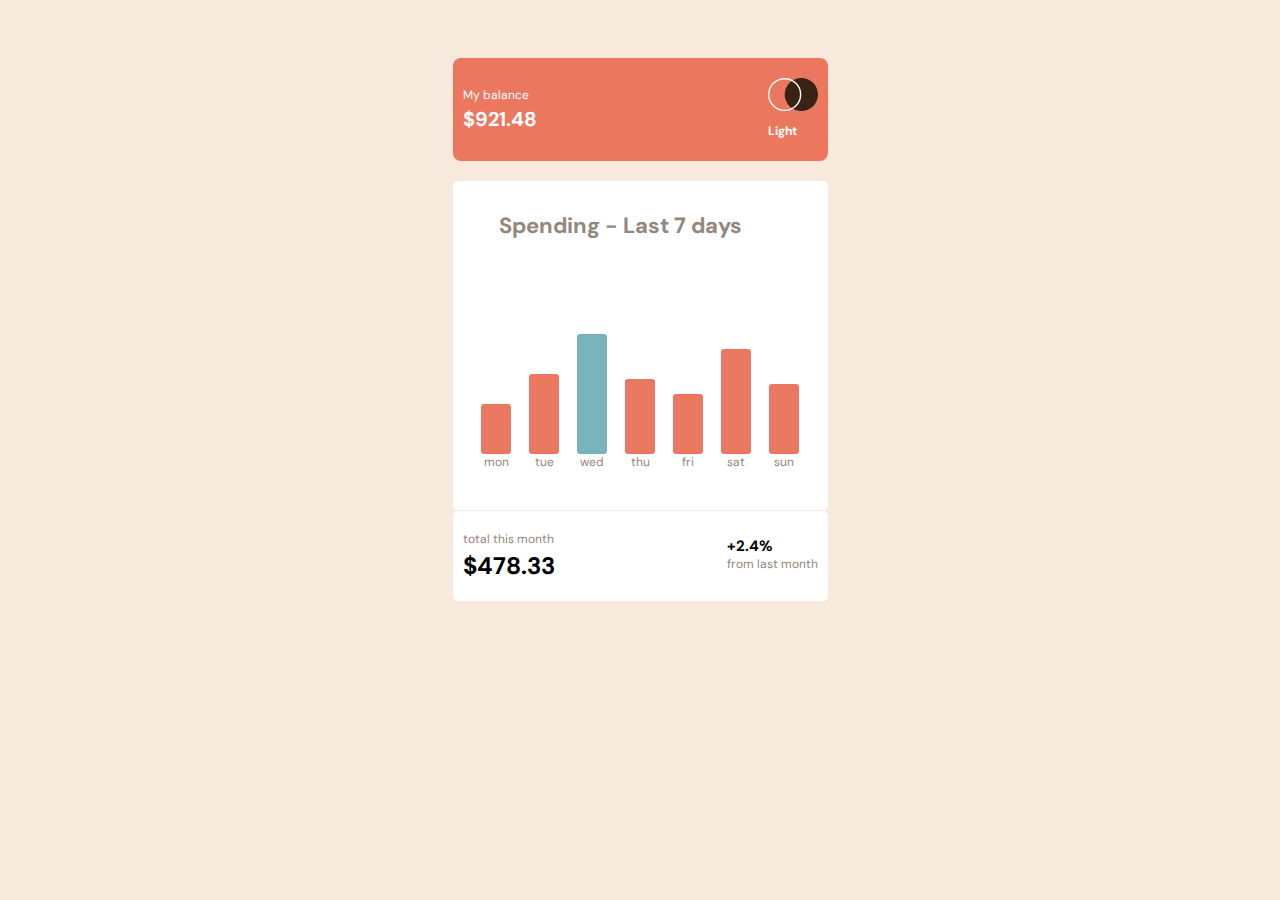
<file: index.html>
<!DOCTYPE html>
<html lang="en">
  <head>
    <meta charset="UTF-8" />
    <meta http-equiv="X-UA-Compatible" content="IE=edge" />
    <meta name="viewport" content="width=device-width, initial-scale=1.0" />
    <title>expenses chart</title>
    <style>
      @import url("https://fonts.googleapis.com/css2?family=DM+Sans:wght@400;700&display=swap");
    </style>
    <link rel="stylesheet" href="./css/style.css" />
  </head>
  <body>
    <div class="expense-chart">
      <div class="top-bar">
        <div class="amount">
          <span class="type">My balance</span>
          <span class="money">$921.48</span>
        </div>
        <div class="logo">
          <img src="./images/logo.svg" alt="" />
          <span class="logo-type">Light</span>
        </div>
      </div>
      <div class="main">
        <span class="stats-heading"> Spending - Last 7 days </span>
        <div class="stats">
          <div class="bar-graph">
            <div class="amount-tag hidden">$19.64</div>
            <div class="bar bar-mon bar--orange"></div>
            <div class="day">mon</div>
          </div>
          <div class="bar-graph">
            <div class="amount-tag hidden">$32.14</div>
            <div class="bar bar-tue bar--orange"></div>
            <div class="day">tue</div>
          </div>
          <div class="bar-graph">
            <div class="amount-tag hidden">$52.36</div>
            <div class="bar bar-wed bar--cyan"></div>
            <div class="day">wed</div>
          </div>
          <div class="bar-graph">
            <div class="amount-tag hidden">$31.07</div>
            <div class="bar bar-thu bar--orange"></div>
            <div class="day">thu</div>
          </div>
          <div class="bar-graph">
            <div class="amount-tag hidden">$25.46</div>
            <div class="bar bar-fri bar--orange"></div>
            <div class="day">fri</div>
          </div>
          <div class="bar-graph">
            <div class="amount-tag hidden">$42.31</div>
            <div class="bar bar-sat bar--orange"></div>
            <div class="day">sat</div>
          </div>
          <div class="bar-graph">
            <div class="amount-tag hidden">$28.65</div>
            <div class="bar bar-sun bar--orange"></div>
            <div class="day">sun</div>
          </div>
        </div>
      </div>
      <div class="end-bar">
        <div class="amount amount-end">
          <span class="type--black">total this month</span>
          <span class="money money-big">$478.33</span>
        </div>
        <div class="diffrence">
          <span class="total">+2.4%</span>
          <span class="from">from last month</span>
        </div>
      </div>
    </div>
    <script src="./app.js"></script>
  </body>
</html>
</file>
<file: css/style.css>
/* color pallete */

:root{
    --color-orange:hsl(10,79%,65%);
    --color-cyan:hsl(186,34%,60%);
    --color-primary:hsl(25,47%,15%);
    --color-secondary:hsl(28,10%,53%);
    --color-background:hsl(27,66%,92%);
}

/* img */
img{
    width: 100%;
}

/* font */
html{
    font-size: 62.5%;
}

body{
    font-family: 'DM Sans', sans-serif;
    font-size: 1.8rem;
    background: var(--color-background);
}

/* bar graph */

.bar-graph{
    font-size: 1.2rem;
    display: flex;
    flex-direction: column;
    justify-content: center;
    align-items: center;
    color: var(--color-secondary);
    min-width: 3.8rem;
    margin-right: 0.5rem;
    margin-left: 0.5rem;
}

.bar{
    width: 3rem;
    border-radius: 0.3rem;
}


.bar--orange{
    background: var(--color-orange);
}
.bar--cyan{
    background: var(--color-cyan);
}


.bar-mon{
    height: 5rem;
}
.bar-tue{
    height: 8rem;
}
.bar-wed{
    height: 12rem;
}
.bar-thu{
    height: 7.5rem;
}
.bar-fri{
    height: 6rem;
}
.bar-sat{
    height: 10.5rem;
}
.bar-sun{
    height: 7rem;
}


/* top bar */
.top-bar{
    display: flex;
    width: 100%;
    max-width: 375px;
    justify-content: space-between;
    align-items: center;
    background: var(--color-orange);
    border-radius: 0.8rem;
    margin-bottom: 2rem;
    padding-top: 1rem;
    padding-bottom: 1rem;
}


.amount{
    display: flex;
    flex-direction: column;
    margin: 1rem;
    color: white;
}

.amount--white{
    color: white;
}
.type{
    font-size: 1.2rem;
    color: white;
}
.money{
    font-size: 2rem;
    font-weight: bold;
    margin-top: 0.3rem;
}

.logo{
    width: 5rem;
    margin: 1rem;
}

@media screen and (min-width:768px){
    .top-bar{
        width: 425px;
    }
}

/* end bar */
.end-bar{
    display: flex;
    justify-content: space-between;
    width: 100%;
    max-width: 375px;
    background: white;
    border-radius: 0.5rem;
    padding-top: 1rem;
    padding-bottom: 1rem;
}

.type--black{
    font-size: 1.2rem;
    color: var(--color-secondary);
}

.amount-end{
    color: black;
}
.money-big{
    font-size: 2.4rem;
}


.diffrence{
    display: flex;
    flex-direction: column;
    margin: 1rem;
    margin-top: 1.5rem;
}
.total{
    font-size: 1.5rem;
    font-weight: bold;
}
.from{
    font-size: 1.2rem;
    color: var(--color-secondary);
}

@media screen and (min-width:768px){
    .end-bar{
        width: 425px;
    }
}


/* stats */
.stats{
    display: flex;
    justify-content: center;
    margin: 2rem;
    align-items: flex-end;
    min-height: 18rem;
}


/* main section */
.stats-heading{
    font-size: 2.2rem;
    font-weight: bold;
    margin-right: 4rem;
    color: var(--color-secondary);
    margin-bottom: 3rem;
}

.main{
    display: flex;
    flex-direction: column;
    align-items: center;
    background: white;
    border-bottom: 1px solid var(--color-background);
    width:100%;
    max-width: 375px;
    border-radius: 0.5rem;
    padding-top: 3rem;
    padding-bottom: 2rem;

}

@media screen and (min-width:768px){
    .main{
        width: 425px;
    }
}

/* expense chart */
.expense-chart{
    display: flex;
    flex-direction: column;
    align-items: center;
    padding-top: 5rem;
}


/* amount tag */
.amount-tag{
    width: fit-content;
    background: black;
    color: white;
    font-size: 0.9rem;
    font-weight: bold;
    padding: 0.3rem;
    border-radius: 0.3rem;
    margin-bottom: 0.5rem;
}

/* hidden */
.hidden{
    display: none;
}

/* effectd */
.bar:hover{
    opacity: 0.6;
    cursor: pointer;
    transition: all 0.1s;
}

/* logo */
.logo-type{
    font-size: 1.2rem;
    font-weight: bold;
    color: white;
}

.light-letter{
    color: white;
}
.dark-letter{
    color: black;
}

/* dark theme */
.dark{
    background: black;
}
.light{
    background: white;
}
</file>
